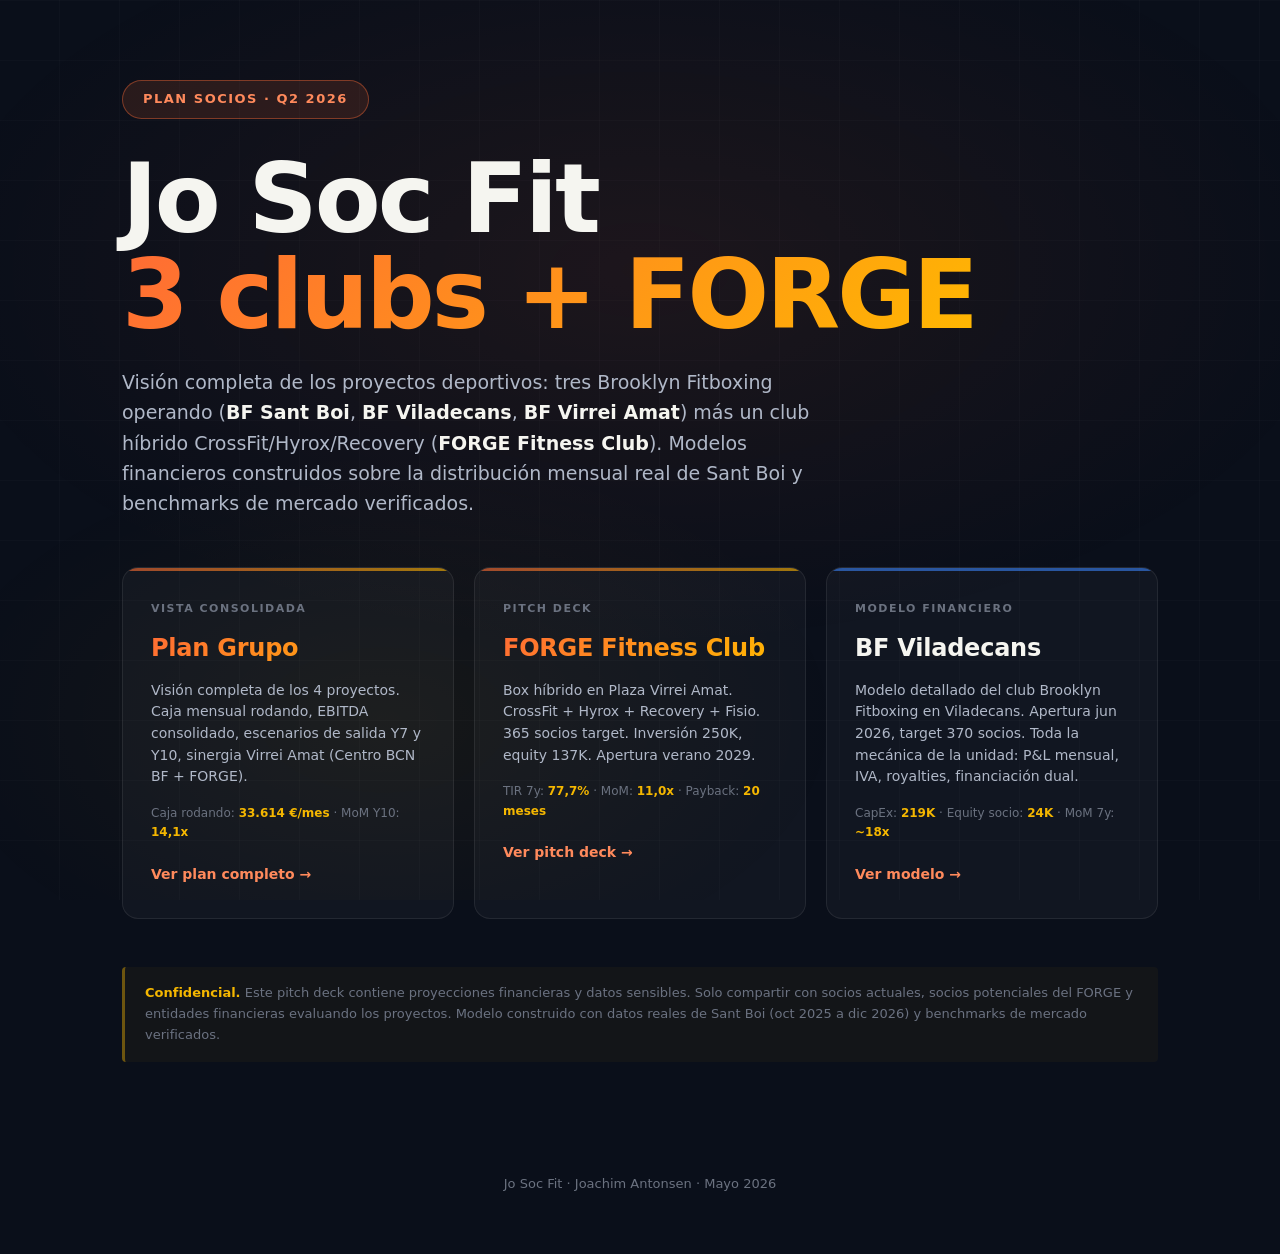
<file: index.html>
<!DOCTYPE html>
<html lang="es">
<head>
<meta charset="UTF-8">
<meta name="viewport" content="width=device-width, initial-scale=1.0">
<meta name="description" content="Jo Soc Fit · Plan Q2 2026. 3 clubs Brooklyn Fitboxing operando + FORGE Fitness Club. Pitch deck para socios.">
<title>Jo Soc Fit · Pitch Deck 2026</title>
<style>
*, *::before, *::after { margin: 0; padding: 0; box-sizing: border-box; }
html { scroll-behavior: smooth; }
body {
  font-family: -apple-system, BlinkMacSystemFont, 'Segoe UI', Inter, system-ui, sans-serif;
  background: #0a0f1a;
  color: #f5f5f0;
  line-height: 1.6;
  min-height: 100vh;
  -webkit-font-smoothing: antialiased;
}
.bg-grid::before {
  content: '';
  position: fixed;
  inset: 0;
  background:
    repeating-linear-gradient(0deg, transparent, transparent 59px, rgba(255,255,255,0.02) 59px, rgba(255,255,255,0.02) 60px),
    repeating-linear-gradient(90deg, transparent, transparent 59px, rgba(255,255,255,0.02) 59px, rgba(255,255,255,0.02) 60px);
  z-index: 0;
  pointer-events: none;
}
.bg-glow::after {
  content: '';
  position: fixed;
  inset: 0;
  background: radial-gradient(ellipse 80% 60% at 50% 30%, rgba(255,107,53,0.08) 0%, transparent 70%),
              radial-gradient(ellipse 60% 50% at 30% 80%, rgba(255,184,0,0.05) 0%, transparent 60%);
  z-index: 0;
  pointer-events: none;
}
.container { position: relative; z-index: 1; max-width: 1100px; margin: 0 auto; padding: 80px 32px; }
.badge {
  display: inline-block;
  padding: 8px 20px;
  background: rgba(255, 107, 53, 0.12);
  border: 1px solid rgba(255, 107, 53, 0.4);
  color: #ff8a5c;
  border-radius: 100px;
  font-size: 13px;
  font-weight: 600;
  letter-spacing: 1.5px;
  text-transform: uppercase;
  margin-bottom: 32px;
}
h1 {
  font-size: clamp(48px, 8vw, 96px);
  font-weight: 800;
  letter-spacing: -0.03em;
  line-height: 1;
  margin-bottom: 24px;
}
h1 .gradient {
  background: linear-gradient(135deg, #FF6B35, #FFB800);
  -webkit-background-clip: text;
  background-clip: text;
  -webkit-text-fill-color: transparent;
}
.lead {
  font-size: 19px;
  color: #b0b8c8;
  max-width: 720px;
  margin-bottom: 48px;
  line-height: 1.6;
}
.lead strong { color: #f5f5f0; }
.cards {
  display: grid;
  grid-template-columns: repeat(auto-fit, minmax(300px, 1fr));
  gap: 20px;
  margin-bottom: 48px;
}
.card {
  background: rgba(255,255,255,0.03);
  border: 1px solid rgba(255,255,255,0.08);
  border-radius: 16px;
  padding: 32px 28px;
  transition: all 0.25s;
  text-decoration: none;
  color: inherit;
  display: block;
  position: relative;
  overflow: hidden;
}
.card::before {
  content: '';
  position: absolute;
  top: 0; left: 0; right: 0;
  height: 3px;
  background: var(--accent);
  opacity: 0.6;
  transition: opacity 0.25s;
}
.card:hover {
  border-color: rgba(255,107,53,0.35);
  transform: translateY(-4px);
  box-shadow: 0 16px 48px rgba(255,107,53,0.12);
}
.card:hover::before { opacity: 1; }
.card.feat { --accent: linear-gradient(90deg, #FF6B35, #FFB800); }
.card.club { --accent: #3b82f6; }
.card.forge { --accent: linear-gradient(90deg, #FF6B35, #FFB800); }
.card-tag {
  font-size: 11px;
  font-weight: 700;
  letter-spacing: 1.5px;
  text-transform: uppercase;
  color: #6b7280;
  margin-bottom: 12px;
}
.card h2 {
  font-size: 24px;
  font-weight: 700;
  letter-spacing: -0.01em;
  margin-bottom: 12px;
}
.card.feat h2, .card.forge h2 {
  background: linear-gradient(135deg, #FF6B35, #FFB800);
  -webkit-background-clip: text;
  background-clip: text;
  -webkit-text-fill-color: transparent;
}
.card p {
  font-size: 14px;
  color: #b0b8c8;
  margin-bottom: 16px;
  line-height: 1.55;
}
.card-meta {
  font-size: 12px;
  color: #6b7280;
  font-weight: 500;
}
.card-meta strong { color: #f5b700; }
.arrow {
  font-size: 14px;
  color: #ff8a5c;
  font-weight: 600;
  margin-top: 20px;
  display: inline-block;
}
.note {
  font-size: 13px;
  color: #6b7280;
  padding: 16px 20px;
  border-left: 3px solid rgba(245, 183, 0, 0.4);
  background: rgba(245, 183, 0, 0.04);
  border-radius: 4px;
  margin-top: 32px;
  line-height: 1.6;
}
footer {
  position: relative;
  z-index: 1;
  text-align: center;
  padding: 32px 0 60px;
  font-size: 13px;
  color: #6b7280;
}
</style>
</head>
<body class="bg-grid bg-glow">
<div class="container">
  <div class="badge">Plan socios · Q2 2026</div>
  <h1>Jo Soc Fit<br><span class="gradient">3 clubs + FORGE</span></h1>
  <p class="lead">Visión completa de los proyectos deportivos: tres Brooklyn Fitboxing operando (<strong>BF Sant Boi</strong>, <strong>BF Viladecans</strong>, <strong>BF Virrei Amat</strong>) más un club híbrido CrossFit/Hyrox/Recovery (<strong>FORGE Fitness Club</strong>). Modelos financieros construidos sobre la distribución mensual real de Sant Boi y benchmarks de mercado verificados.</p>

  <div class="cards">
    <a href="./grupo/" class="card feat">
      <div class="card-tag">Vista consolidada</div>
      <h2>Plan Grupo</h2>
      <p>Visión completa de los 4 proyectos. Caja mensual rodando, EBITDA consolidado, escenarios de salida Y7 y Y10, sinergia Virrei Amat (Centro BCN BF + FORGE).</p>
      <div class="card-meta">Caja rodando: <strong>33.614 €/mes</strong> · MoM Y10: <strong>14,1x</strong></div>
      <span class="arrow">Ver plan completo →</span>
    </a>

    <a href="./forge/" class="card forge">
      <div class="card-tag">Pitch deck</div>
      <h2>FORGE Fitness Club</h2>
      <p>Box híbrido en Plaza Virrei Amat. CrossFit + Hyrox + Recovery + Fisio. 365 socios target. Inversión 250K, equity 137K. Apertura verano 2029.</p>
      <div class="card-meta">TIR 7y: <strong>77,7%</strong> · MoM: <strong>11,0x</strong> · Payback: <strong>20 meses</strong></div>
      <span class="arrow">Ver pitch deck →</span>
    </a>

    <a href="./viladecans/" class="card club">
      <div class="card-tag">Modelo financiero</div>
      <h2>BF Viladecans</h2>
      <p>Modelo detallado del club Brooklyn Fitboxing en Viladecans. Apertura jun 2026, target 370 socios. Toda la mecánica de la unidad: P&amp;L mensual, IVA, royalties, financiación dual.</p>
      <div class="card-meta">CapEx: <strong>219K</strong> · Equity socio: <strong>24K</strong> · MoM 7y: <strong>~18x</strong></div>
      <span class="arrow">Ver modelo →</span>
    </a>
  </div>

  <div class="note">
    <strong style="color:#f5b700;">Confidencial.</strong> Este pitch deck contiene proyecciones financieras y datos sensibles. Solo compartir con socios actuales, socios potenciales del FORGE y entidades financieras evaluando los proyectos. Modelo construido con datos reales de Sant Boi (oct 2025 a dic 2026) y benchmarks de mercado verificados.
  </div>
</div>

<footer>
  Jo Soc Fit · Joachim Antonsen · Mayo 2026
</footer>
</body>
</html>
</file>
